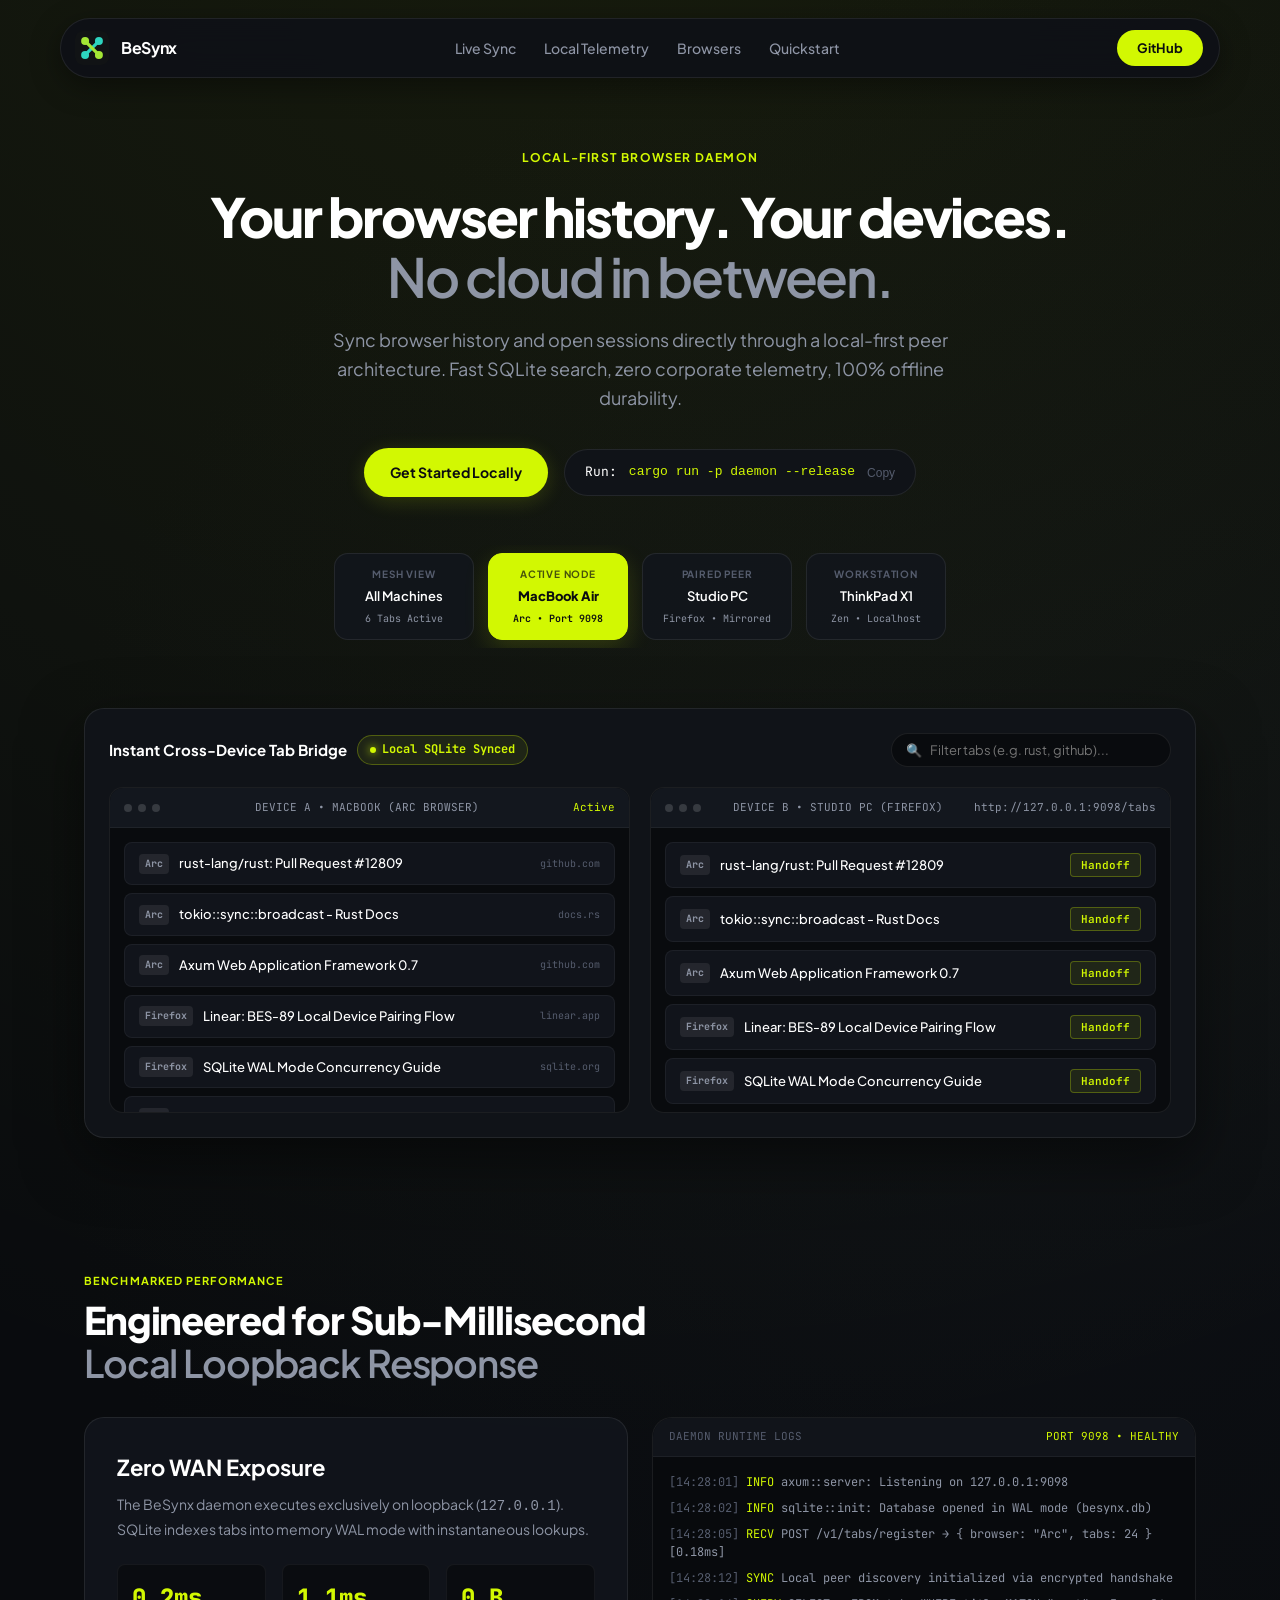
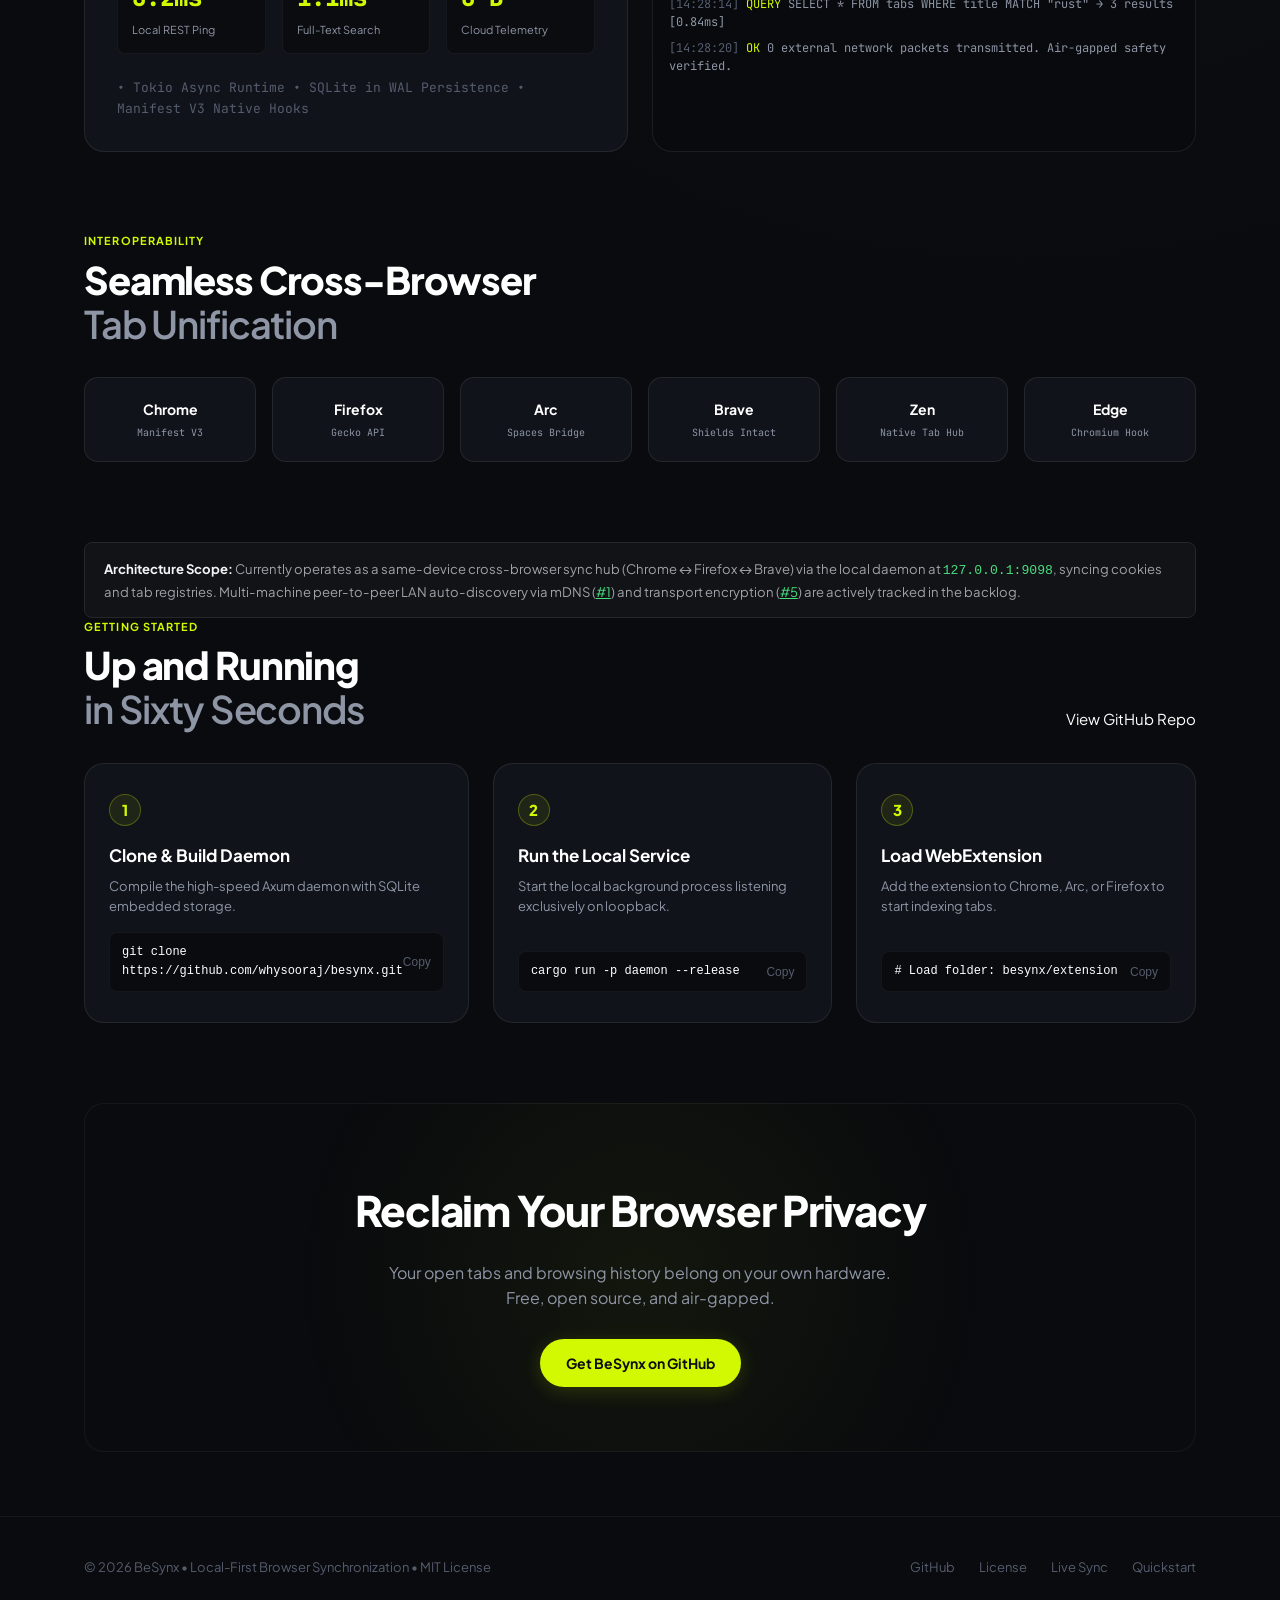
<file: site/index.html>
<!DOCTYPE html>
<html lang="en">
<head>
  <meta charset="UTF-8">
  <meta name="viewport" content="width=device-width, initial-scale=1.0, viewport-fit=cover">
  <title>BeSynx — Local-First Peer-to-Peer Browser Sync</title>
  <meta name="description" content="Sync browser history and active sessions across your devices through a local-first peer-to-peer architecture. Your data stays under your control. Zero cloud in between.">
  <link rel="icon" type="image/svg+xml" href="favicon.svg">
  <link rel="preconnect" href="https://fonts.googleapis.com">
  <link rel="preconnect" href="https://fonts.gstatic.com" crossorigin>
  <link href="https://fonts.googleapis.com/css2?family=Plus+Jakarta+Sans:wght@400;500;600;700;800&family=JetBrains+Mono:wght@400;500;600&display=swap" rel="stylesheet">
  <style>
    :root {
      --bg: #090b0e;
      --bg-surface: #101318;
      --bg-card: rgba(18, 22, 29, 0.85);
      --bg-card-hover: rgba(24, 30, 40, 0.95);
      --border: rgba(255, 255, 255, 0.08);
      --border-subtle: rgba(255, 255, 255, 0.05);
      --border-focus: #d2f802;
      
      --lime: #d2f802;
      --lime-hover: #bde000;
      --lime-glow: rgba(210, 248, 2, 0.16);
      --lime-subtle: rgba(210, 248, 2, 0.08);
      --lime-border: rgba(210, 248, 2, 0.28);
      
      --text: #ffffff;
      --text-muted: #8e95a5;
      --text-dim: #555c6d;
      
      --font-sans: 'Plus Jakarta Sans', -apple-system, BlinkMacSystemFont, 'Segoe UI', Roboto, sans-serif;
      --font-mono: 'JetBrains Mono', SFMono-Regular, Menlo, Monaco, Consolas, monospace;
      
      --max-w: 1160px;
      --radius-sm: 8px;
      --radius-md: 14px;
      --radius-lg: 20px;
      --radius-full: 9999px;
    }

    * {
      box-sizing: border-box;
      margin: 0;
      padding: 0;
    }

    html {
      background-color: var(--bg);
      color: var(--text);
      font-family: var(--font-sans);
      font-size: 15px;
      line-height: 1.6;
      -webkit-font-smoothing: antialiased;
      -moz-osx-font-smoothing: grayscale;
    }

    body {
      min-height: 100vh;
      display: flex;
      flex-direction: column;
      overflow-x: hidden;
      background: radial-gradient(circle at 50% -10%, rgba(210, 248, 2, 0.08) 0%, transparent 50%),
                  radial-gradient(circle at 80% 30%, rgba(20, 24, 32, 0.4) 0%, transparent 40%),
                  var(--bg);
    }

    a {
      color: inherit;
      text-decoration: none;
    }

    .container {
      width: 100%;
      max-width: var(--max-w);
      margin: 0 auto;
      padding: 0 24px;
    }

    /* -------------------------------------------------------------------------
       NAVBAR (Floating Pill Header)
       ------------------------------------------------------------------------- */
    header {
      position: sticky;
      top: 18px;
      z-index: 100;
      padding: 0 24px;
      margin-bottom: 24px;
    }

    .nav-pill {
      background: rgba(14, 17, 23, 0.88);
      backdrop-filter: blur(16px);
      border: 1px solid var(--border);
      border-radius: var(--radius-full);
      height: 60px;
      display: flex;
      align-items: center;
      justify-content: space-between;
      padding: 0 16px 0 14px;
      max-width: var(--max-w);
      margin: 0 auto;
      box-shadow: 0 8px 30px rgba(0, 0, 0, 0.4);
    }

    .brand {
      display: flex;
      align-items: center;
      gap: 12px;
      font-weight: 700;
      font-size: 16px;
      letter-spacing: -0.02em;
    }

    .brand-icon {
      width: 34px;
      height: 34px;
      border-radius: 8px;
      display: block;
    }

    .nav-links {
      display: flex;
      align-items: center;
      gap: 28px;
      font-size: 14px;
      font-weight: 500;
      color: var(--text-muted);
    }

    .nav-links a:hover {
      color: var(--text);
    }

    .nav-cta-btn {
      padding: 8px 20px;
      border-radius: var(--radius-full);
      background: var(--lime);
      color: #0b0d10 !important;
      font-size: 13px;
      font-weight: 700;
      transition: background 0.15s, transform 0.1s;
    }

    .nav-cta-btn:hover {
      background: var(--lime-hover);
      transform: translateY(-1px);
    }

    /* -------------------------------------------------------------------------
       HERO (Focused on genuine tab sync)
       ------------------------------------------------------------------------- */
    .hero {
      padding: 60px 0 54px;
      text-align: center;
    }

    .hero-eyebrow {
      display: inline-flex;
      align-items: center;
      gap: 8px;
      font-size: 12px;
      font-weight: 700;
      text-transform: uppercase;
      letter-spacing: 0.1em;
      color: var(--lime);
      margin-bottom: 20px;
    }

    .hero h1 {
      font-size: 54px;
      line-height: 1.1;
      font-weight: 800;
      letter-spacing: -0.04em;
      max-width: 860px;
      margin: 0 auto 20px;
      color: var(--text);
    }

    .hero h1 span {
      color: var(--text-muted);
      font-weight: 600;
    }

    .hero-desc {
      font-size: 18px;
      line-height: 1.6;
      color: var(--text-muted);
      max-width: 640px;
      margin: 0 auto 36px;
    }

    .hero-cta-group {
      display: flex;
      align-items: center;
      justify-content: center;
      gap: 16px;
      margin-bottom: 48px;
      flex-wrap: wrap;
    }

    .btn-lime {
      display: inline-flex;
      align-items: center;
      gap: 8px;
      padding: 13px 26px;
      border-radius: var(--radius-full);
      background: var(--lime);
      color: #0b0d10 !important;
      font-size: 14px;
      font-weight: 700;
      box-shadow: 0 4px 20px var(--lime-glow);
      transition: all 0.15s ease;
      cursor: pointer;
      border: none;
    }

    .btn-lime:hover {
      background: var(--lime-hover);
      transform: translateY(-2px);
    }

    .quick-command-pill {
      display: inline-flex;
      align-items: center;
      gap: 12px;
      padding: 12px 20px;
      background: var(--bg-surface);
      border: 1px solid var(--border);
      border-radius: var(--radius-full);
      font-family: var(--font-mono);
      font-size: 13px;
      color: var(--text);
    }

    .quick-command-pill code {
      color: var(--lime);
      font-weight: 500;
    }

    .copy-btn {
      background: transparent;
      border: none;
      color: var(--text-dim);
      cursor: pointer;
      font-size: 12px;
      transition: color 0.15s;
    }

    .copy-btn:hover {
      color: var(--text);
    }

    /* -------------------------------------------------------------------------
       DEVICE PAIRING CAROUSEL RIBBON
       ------------------------------------------------------------------------- */
    .device-ribbon-wrapper {
      max-width: 980px;
      margin: 0 auto 60px;
      width: 100%;
      overflow-x: auto;
      padding: 8px 4px;
    }

    .device-ribbon {
      display: flex;
      justify-content: center;
      align-items: center;
      gap: 14px;
      width: max-content;
      margin: 0 auto;
    }

    .device-chip {
      background: var(--bg-card);
      border: 1px solid var(--border);
      border-radius: var(--radius-md);
      padding: 12px 20px;
      display: flex;
      flex-direction: column;
      align-items: center;
      gap: 4px;
      min-width: 140px;
      cursor: pointer;
      transition: all 0.2s ease;
    }

    .device-chip:hover {
      border-color: rgba(255, 255, 255, 0.2);
    }

    .device-chip.active {
      background: var(--lime);
      border-color: var(--lime);
      box-shadow: 0 8px 24px var(--lime-glow);
    }

    .device-chip.active .chip-label {
      color: rgba(11, 13, 16, 0.7);
    }

    .device-chip.active .chip-name {
      color: #0b0d10;
      font-weight: 800;
    }

    .chip-label {
      font-size: 10px;
      font-weight: 700;
      text-transform: uppercase;
      letter-spacing: 0.08em;
      color: var(--text-dim);
    }

    .chip-name {
      font-size: 13px;
      font-weight: 600;
      color: var(--text);
    }

    .chip-status {
      font-family: var(--font-mono);
      font-size: 10px;
      color: var(--text-muted);
    }

    .device-chip.active .chip-status {
      color: #0b0d10;
      font-weight: 600;
    }

    /* -------------------------------------------------------------------------
       NEW: INTERACTIVE DUAL-DEVICE TAB SYNC DEMO (Replacing Mismatched Phones)
       ------------------------------------------------------------------------- */
    .sync-arena {
      background: var(--bg-surface);
      border: 1px solid var(--border);
      border-radius: var(--radius-lg);
      padding: 24px;
      margin-bottom: 80px;
      box-shadow: 0 20px 60px rgba(0, 0, 0, 0.5);
    }

    .arena-header {
      display: flex;
      justify-content: space-between;
      align-items: center;
      margin-bottom: 20px;
      flex-wrap: wrap;
      gap: 16px;
    }

    .arena-title {
      font-size: 15px;
      font-weight: 700;
      display: flex;
      align-items: center;
      gap: 10px;
    }

    .status-indicator {
      display: inline-flex;
      align-items: center;
      gap: 6px;
      font-family: var(--font-mono);
      font-size: 12px;
      color: var(--lime);
      background: var(--lime-subtle);
      border: 1px solid var(--lime-border);
      padding: 4px 12px;
      border-radius: var(--radius-full);
    }

    .status-dot {
      width: 6px;
      height: 6px;
      border-radius: 50%;
      background: var(--lime);
      box-shadow: 0 0 8px var(--lime);
    }

    .search-input-box {
      display: flex;
      align-items: center;
      gap: 8px;
      background: rgba(0, 0, 0, 0.4);
      border: 1px solid var(--border);
      border-radius: var(--radius-full);
      padding: 6px 14px;
      width: 280px;
    }

    .search-input-box input {
      background: transparent;
      border: none;
      color: var(--text);
      font-size: 13px;
      font-family: var(--font-sans);
      width: 100%;
    }

    .search-input-box input:focus {
      outline: none;
    }

    .arena-columns {
      display: grid;
      grid-template-columns: 1fr 1fr;
      gap: 20px;
    }

    .device-viewport {
      background: #090b0e;
      border: 1px solid var(--border);
      border-radius: var(--radius-md);
      overflow: hidden;
      display: flex;
      flex-direction: column;
      aspect-ratio: 16 / 10;
    }

    .viewport-topbar {
      height: 40px;
      background: #13171e;
      border-bottom: 1px solid var(--border-subtle);
      display: flex;
      align-items: center;
      justify-content: space-between;
      padding: 0 14px;
      font-family: var(--font-mono);
      font-size: 11px;
      color: var(--text-muted);
    }

    .viewport-dots {
      display: flex;
      gap: 6px;
    }

    .dot {
      width: 8px;
      height: 8px;
      border-radius: 50%;
      background: rgba(255, 255, 255, 0.15);
    }

    .viewport-body {
      flex: 1;
      padding: 14px;
      overflow-y: auto;
      display: flex;
      flex-direction: column;
      gap: 8px;
    }

    .tab-card {
      background: #11141b;
      border: 1px solid var(--border-subtle);
      border-radius: var(--radius-sm);
      padding: 10px 14px;
      display: flex;
      align-items: center;
      justify-content: space-between;
      font-size: 13px;
      transition: all 0.15s;
    }

    .tab-card:hover {
      border-color: rgba(255, 255, 255, 0.2);
      background: #151a24;
    }

    .tab-left {
      display: flex;
      align-items: center;
      gap: 10px;
      overflow: hidden;
    }

    .browser-tag {
      font-family: var(--font-mono);
      font-size: 10px;
      font-weight: 700;
      padding: 2px 6px;
      border-radius: 4px;
      background: rgba(255, 255, 255, 0.08);
      color: var(--text-muted);
    }

    .tab-url-title {
      white-space: nowrap;
      overflow: hidden;
      text-overflow: ellipsis;
      color: var(--text);
      font-weight: 500;
    }

    .btn-handoff {
      font-family: var(--font-mono);
      font-size: 11px;
      font-weight: 600;
      padding: 4px 10px;
      border-radius: 4px;
      background: var(--lime-subtle);
      border: 1px solid var(--lime-border);
      color: var(--lime);
      cursor: pointer;
      transition: all 0.15s;
    }

    .btn-handoff:hover {
      background: var(--lime);
      color: #0b0d10;
    }

    /* -------------------------------------------------------------------------
       TELEMETRY BENCHMARK CONSOLE (Replacing the Misaligned Gauge)
       ------------------------------------------------------------------------- */
    .section-eyebrow-left {
      font-size: 11px;
      font-weight: 700;
      text-transform: uppercase;
      letter-spacing: 0.1em;
      color: var(--lime);
      margin-bottom: 8px;
      text-align: left;
    }

    .section-header-row {
      display: flex;
      justify-content: space-between;
      align-items: flex-end;
      margin-bottom: 32px;
      flex-wrap: wrap;
      gap: 16px;
      text-align: left;
    }

    .section-title-large {
      font-size: 38px;
      font-weight: 800;
      letter-spacing: -0.03em;
      line-height: 1.15;
    }

    .section-title-large span {
      color: var(--text-muted);
      font-weight: 600;
    }

    .telemetry-grid {
      display: grid;
      grid-template-columns: 1fr 1fr;
      gap: 24px;
      margin-bottom: 80px;
    }

    .telemetry-summary-card {
      background: var(--bg-card);
      border: 1px solid var(--border);
      border-radius: var(--radius-lg);
      padding: 32px;
      text-align: left;
      display: flex;
      flex-direction: column;
      justify-content: space-between;
    }

    .stat-pill-row {
      display: grid;
      grid-template-columns: repeat(3, 1fr);
      gap: 16px;
      margin: 24px 0;
    }

    .stat-item {
      background: rgba(0, 0, 0, 0.35);
      border: 1px solid var(--border-subtle);
      border-radius: var(--radius-sm);
      padding: 14px;
    }

    .stat-metric {
      font-family: var(--font-mono);
      font-size: 24px;
      font-weight: 800;
      color: var(--lime);
    }

    .stat-label {
      font-size: 11px;
      color: var(--text-muted);
      margin-top: 4px;
    }

    /* Live Daemon Query Terminal Box */
    .terminal-box {
      background: #080a0d;
      border: 1px solid var(--border);
      border-radius: var(--radius-lg);
      overflow: hidden;
      font-family: var(--font-mono);
      font-size: 12px;
      display: flex;
      flex-direction: column;
      text-align: left;
    }

    .terminal-header {
      background: #11141a;
      border-bottom: 1px solid var(--border-subtle);
      padding: 10px 16px;
      display: flex;
      justify-content: space-between;
      color: var(--text-dim);
      font-size: 11px;
    }

    .terminal-log-content {
      padding: 16px;
      display: flex;
      flex-direction: column;
      gap: 8px;
      color: var(--text-muted);
      line-height: 1.5;
    }

    .log-lime { color: var(--lime); }
    .log-dim { color: var(--text-dim); }

    /* -------------------------------------------------------------------------
       BROWSER INTEROPERABILITY MATRIX
       ------------------------------------------------------------------------- */
    .browsers-strip {
      display: grid;
      grid-template-columns: repeat(6, 1fr);
      gap: 16px;
      margin-bottom: 80px;
    }

    .browser-card {
      background: var(--bg-card);
      border: 1px solid var(--border);
      border-radius: var(--radius-md);
      padding: 20px 16px;
      text-align: center;
      transition: all 0.15s;
    }

    .browser-card:hover {
      border-color: var(--lime);
      transform: translateY(-2px);
    }

    .browser-name {
      font-size: 14px;
      font-weight: 700;
      color: var(--text);
      margin-bottom: 4px;
    }

    .browser-api {
      font-family: var(--font-mono);
      font-size: 10px;
      color: var(--text-muted);
    }

    /* -------------------------------------------------------------------------
       CLEAN 3-STEP QUICKSTART
       ------------------------------------------------------------------------- */
    .quickstart-grid {
      display: grid;
      grid-template-columns: repeat(3, 1fr);
      gap: 24px;
      margin-bottom: 80px;
      text-align: left;
    }

    .step-card {
      background: var(--bg-card);
      border: 1px solid var(--border);
      border-radius: var(--radius-lg);
      padding: 30px 24px;
      display: flex;
      flex-direction: column;
      justify-content: space-between;
    }

    .step-number {
      width: 32px;
      height: 32px;
      border-radius: 50%;
      background: var(--lime-subtle);
      border: 1px solid var(--lime-border);
      color: var(--lime);
      font-weight: 800;
      display: flex;
      align-items: center;
      justify-content: center;
      margin-bottom: 16px;
    }

    .step-card h4 {
      font-size: 17px;
      font-weight: 700;
      margin-bottom: 8px;
    }

    .step-card p {
      font-size: 13px;
      color: var(--text-muted);
      margin-bottom: 16px;
      line-height: 1.5;
    }

    .step-code {
      background: #090b0e;
      border: 1px solid var(--border-subtle);
      border-radius: var(--radius-sm);
      padding: 10px 12px;
      font-family: var(--font-mono);
      font-size: 12px;
      color: var(--text);
      display: flex;
      justify-content: space-between;
      align-items: center;
    }

    /* -------------------------------------------------------------------------
       FINAL CTA & FOOTER
       ------------------------------------------------------------------------- */
    .cta-stage {
      text-align: center;
      padding: 72px 0 64px;
      background: radial-gradient(circle at center, rgba(210, 248, 2, 0.05) 0%, transparent 60%);
      border-radius: var(--radius-lg);
      border: 1px solid var(--border-subtle);
      margin-bottom: 64px;
    }

    .cta-stage h2 {
      font-size: 42px;
      font-weight: 800;
      letter-spacing: -0.03em;
      margin-bottom: 16px;
    }

    .cta-stage p {
      color: var(--text-muted);
      max-width: 540px;
      margin: 0 auto 28px;
      font-size: 16px;
    }

    footer {
      padding: 40px 0;
      border-top: 1px solid var(--border-subtle);
      font-size: 13px;
      color: var(--text-dim);
    }

    .footer-inner {
      display: flex;
      justify-content: space-between;
      align-items: center;
      flex-wrap: wrap;
      gap: 16px;
    }

    .footer-links {
      display: flex;
      gap: 24px;
    }

    .footer-links a:hover {
      color: var(--text);
    }

    /* -------------------------------------------------------------------------
       RESPONSIVE BREAKPOINTS (Desktop 16:9, Laptop 16:9, Tablet 4:3, Mobile 9:19.5)
       ------------------------------------------------------------------------- */
    @media (max-width: 960px) {
      .arena-columns, .telemetry-grid, .quickstart-grid {
        grid-template-columns: 1fr;
      }
      .browsers-strip {
        grid-template-columns: repeat(3, 1fr);
      }
      .device-viewport {
        aspect-ratio: auto;
        min-height: 260px;
      }
      .hero h1 {
        font-size: 38px;
      }
    }

    @media (max-width: 768px) {
      .nav-links {
        display: none;
      }
      .hero h1 {
        font-size: 30px;
      }
      .hero-cta-group {
        flex-direction: column;
        align-items: stretch;
      }
      .quick-command-pill {
        flex-direction: column;
        align-items: flex-start;
        border-radius: var(--radius-md);
      }
      .quick-command-pill code {
        word-break: break-all;
      }
      .stat-pill-row {
        grid-template-columns: 1fr;
      }
      .browsers-strip {
        grid-template-columns: repeat(2, 1fr);
      }
      .step-code {
        flex-direction: column;
        align-items: flex-start;
        gap: 6px;
      }
      .step-code code {
        word-break: break-all;
      }
    }
  </style>
</head>
<body>

  <!-- Floating Nav Pill -->
  <header>
    <div class="nav-pill">
      <div class="brand">
        <img src="favicon.svg" alt="BeSynx Logo" class="brand-icon">
        <span>BeSynx</span>
      </div>

      <nav class="nav-links">
        <a href="#sync-arena">Live Sync</a>
        <a href="#telemetry">Local Telemetry</a>
        <a href="#compatibility">Browsers</a>
        <a href="#quickstart">Quickstart</a>
      </nav>

      <a href="https://github.com/whysooraj/besynx" target="_blank" rel="noopener" class="nav-cta-btn">
        GitHub
      </a>
    </div>
  </header>

  <!-- Hero Section -->
  <section class="hero">
    <div class="container">
      <div class="hero-eyebrow">
        <span>Local-First Browser Daemon</span>
      </div>

      <h1>Your browser history. Your devices.<br><span>No cloud in between.</span></h1>
      <p class="hero-desc">
        Sync browser history and open sessions directly through a local-first peer architecture. Fast SQLite search, zero corporate telemetry, 100% offline durability.
      </p>

      <div class="hero-cta-group">
        <a href="#quickstart" class="btn-lime">
          Get Started Locally
        </a>
        <div class="quick-command-pill">
          <span>Run:</span>
          <code>cargo run -p daemon --release</code>
          <button class="copy-btn" onclick="navigator.clipboard.writeText('cargo run -p daemon --release'); this.innerText='Copied!'; setTimeout(()=>this.innerText='Copy', 2000);">Copy</button>
        </div>
      </div>

      <!-- Device Ribbon Carousel -->
      <div class="device-ribbon-wrapper">
        <div class="device-ribbon">
          <div class="device-chip" onclick="switchDeviceTab('all', this)">
            <span class="chip-label">Mesh View</span>
            <span class="chip-name">All Machines</span>
            <span class="chip-status">6 Tabs Active</span>
          </div>

          <div class="device-chip active" onclick="switchDeviceTab('macbook', this)">
            <span class="chip-label">Active Node</span>
            <span class="chip-name">MacBook Air</span>
            <span class="chip-status">Arc &bull; Port 9098</span>
          </div>

          <div class="device-chip" onclick="switchDeviceTab('studio', this)">
            <span class="chip-label">Paired Peer</span>
            <span class="chip-name">Studio PC</span>
            <span class="chip-status">Firefox &bull; Mirrored</span>
          </div>

          <div class="device-chip" onclick="switchDeviceTab('thinkpad', this)">
            <span class="chip-label">Workstation</span>
            <span class="chip-name">ThinkPad X1</span>
            <span class="chip-status">Zen &bull; Localhost</span>
          </div>
        </div>
      </div>

      <!-- NEW: Authentic Two-Device Sync Arena (Replacing mismatched phones) -->
      <div class="sync-arena" id="sync-arena">
        <div class="arena-header">
          <div class="arena-title">
            <span>Instant Cross-Device Tab Bridge</span>
            <div class="status-indicator">
              <span class="status-dot"></span>
              Local SQLite Synced
            </div>
          </div>

          <div class="search-input-box">
            <span style="color: var(--text-dim); font-size: 13px;">&#128269;</span>
            <input type="text" id="tabSearchInput" placeholder="Filter tabs (e.g. rust, github)..." oninput="filterTabs()">
          </div>
        </div>

        <div class="arena-columns">
          <!-- Device 1: Source Workstation (MacBook / Arc) -->
          <div class="device-viewport">
            <div class="viewport-topbar">
              <div class="viewport-dots">
                <div class="dot"></div><div class="dot"></div><div class="dot"></div>
              </div>
              <span>DEVICE A &bull; MACBOOK (ARC BROWSER)</span>
              <span style="color: var(--lime);">Active</span>
            </div>
            <div class="viewport-body" id="leftTabList">
              <!-- Rendered via JavaScript -->
            </div>
          </div>

          <!-- Device 2: Target Workstation (Studio PC / Firefox) -->
          <div class="device-viewport">
            <div class="viewport-topbar">
              <div class="viewport-dots">
                <div class="dot"></div><div class="dot"></div><div class="dot"></div>
              </div>
              <span>DEVICE B &bull; STUDIO PC (FIREFOX)</span>
              <span style="color: var(--text-muted);">http://127.0.0.1:9098/tabs</span>
            </div>
            <div class="viewport-body" id="rightTabList">
              <!-- Rendered via JavaScript -->
            </div>
          </div>
        </div>
      </div>
    </div>
  </section>

  <!-- Local Telemetry & SQLite Performance (Replacing Misaligned Gauge) -->
  <section class="container" id="telemetry">
    <div class="section-eyebrow-left">Benchmarked Performance</div>
    <div class="section-header-row">
      <h2 class="section-title-large">Engineered for Sub-Millisecond<br><span>Local Loopback Response</span></h2>
    </div>

    <div class="telemetry-grid">
      <!-- Summary Card with Metrics -->
      <div class="telemetry-summary-card">
        <div>
          <h3 style="font-size: 22px; font-weight: 700; margin-bottom: 8px;">Zero WAN Exposure</h3>
          <p style="font-size: 14px; color: var(--text-muted);">
            The BeSynx daemon executes exclusively on loopback (<code>127.0.0.1</code>). SQLite indexes tabs into memory WAL mode with instantaneous lookups.
          </p>
        </div>

        <div class="stat-pill-row">
          <div class="stat-item">
            <div class="stat-metric">0.2ms</div>
            <div class="stat-label">Local REST Ping</div>
          </div>
          <div class="stat-item">
            <div class="stat-metric">1.1ms</div>
            <div class="stat-label">Full-Text Search</div>
          </div>
          <div class="stat-item">
            <div class="stat-metric">0 B</div>
            <div class="stat-label">Cloud Telemetry</div>
          </div>
        </div>

        <div style="font-size: 13px; color: var(--text-dim); font-family: var(--font-mono);">
          &bull; Tokio Async Runtime &bull; SQLite in WAL Persistence &bull; Manifest V3 Native Hooks
        </div>
      </div>

      <!-- Live Log Terminal Box -->
      <div class="terminal-box">
        <div class="terminal-header">
          <span>DAEMON RUNTIME LOGS</span>
          <span class="log-lime">PORT 9098 &bull; HEALTHY</span>
        </div>
        <div class="terminal-log-content">
          <div><span class="log-dim">[14:28:01]</span> <span class="log-lime">INFO</span> axum::server: Listening on 127.0.0.1:9098</div>
          <div><span class="log-dim">[14:28:02]</span> <span class="log-lime">INFO</span> sqlite::init: Database opened in WAL mode (besynx.db)</div>
          <div><span class="log-dim">[14:28:05]</span> <span class="log-lime">RECV</span> POST /v1/tabs/register &rarr; { browser: "Arc", tabs: 24 } [0.18ms]</div>
          <div><span class="log-dim">[14:28:12]</span> <span class="log-lime">SYNC</span> Local peer discovery initialized via encrypted handshake</div>
          <div><span class="log-dim">[14:28:14]</span> <span class="log-lime">QUERY</span> SELECT * FROM tabs WHERE title MATCH "rust" &rarr; 3 results [0.84ms]</div>
          <div><span class="log-dim">[14:28:20]</span> <span class="log-lime">OK</span> 0 external network packets transmitted. Air-gapped safety verified.</div>
        </div>
      </div>
    </div>
  </section>

  <!-- Browser Compatibility Grid -->
  <section class="container" id="compatibility">
    <div class="section-eyebrow-left">Interoperability</div>
    <div class="section-header-row">
      <h2 class="section-title-large">Seamless Cross-Browser<br><span>Tab Unification</span></h2>
    </div>

    <div class="browsers-strip">
      <div class="browser-card">
        <div class="browser-name">Chrome</div>
        <div class="browser-api">Manifest V3</div>
      </div>
      <div class="browser-card">
        <div class="browser-name">Firefox</div>
        <div class="browser-api">Gecko API</div>
      </div>
      <div class="browser-card">
        <div class="browser-name">Arc</div>
        <div class="browser-api">Spaces Bridge</div>
      </div>
      <div class="browser-card">
        <div class="browser-name">Brave</div>
        <div class="browser-api">Shields Intact</div>
      </div>
      <div class="browser-card">
        <div class="browser-name">Zen</div>
        <div class="browser-api">Native Tab Hub</div>
      </div>
      <div class="browser-card">
        <div class="browser-name">Edge</div>
        <div class="browser-api">Chromium Hook</div>
      </div>
    </div>

    <div style="margin-top: 1.5rem; padding: 1rem 1.25rem; background: rgba(255,255,255,0.03); border: 1px solid #27272a; border-radius: 8px; font-size: 0.875rem; color: #a1a1aa; line-height: 1.6;">
      <strong style="color: #f4f4f5;">Architecture Scope:</strong> Currently operates as a same-device cross-browser sync hub (Chrome &harr; Firefox &harr; Brave) via the local daemon at <code style="color: #4ade80; font-family: monospace;">127.0.0.1:9098</code>, syncing cookies and tab registries. Multi-machine peer-to-peer LAN auto-discovery via mDNS (<a href="https://github.com/whysooraj/besynx/issues/1" target="_blank" rel="noopener" style="color: #4ade80; text-decoration: underline;">#1</a>) and transport encryption (<a href="https://github.com/whysooraj/besynx/issues/5" target="_blank" rel="noopener" style="color: #4ade80; text-decoration: underline;">#5</a>) are actively tracked in the backlog.
    </div>
  </section>

  <!-- 3-Step Quickstart (Clean Setup, No Fake Pricing) -->
  <section class="container" id="quickstart">
    <div class="section-eyebrow-left">Getting Started</div>
    <div class="section-header-row">
      <h2 class="section-title-large">Up and Running<br><span>in Sixty Seconds</span></h2>
      <a href="https://github.com/whysooraj/besynx" target="_blank" rel="noopener" class="btn-see-more">View GitHub Repo</a>
    </div>

    <div class="quickstart-grid">
      <div class="step-card">
        <div>
          <div class="step-number">1</div>
          <h4>Clone &amp; Build Daemon</h4>
          <p>Compile the high-speed Axum daemon with SQLite embedded storage.</p>
        </div>
        <div class="step-code">
          <code>git clone https://github.com/whysooraj/besynx.git</code>
          <button class="copy-btn" onclick="navigator.clipboard.writeText('git clone https://github.com/whysooraj/besynx.git'); this.innerText='Copied!'; setTimeout(()=>this.innerText='Copy', 2000);">Copy</button>
        </div>
      </div>

      <div class="step-card">
        <div>
          <div class="step-number">2</div>
          <h4>Run the Local Service</h4>
          <p>Start the local background process listening exclusively on loopback.</p>
        </div>
        <div class="step-code">
          <code>cargo run -p daemon --release</code>
          <button class="copy-btn" onclick="navigator.clipboard.writeText('cargo run -p daemon --release'); this.innerText='Copied!'; setTimeout(()=>this.innerText='Copy', 2000);">Copy</button>
        </div>
      </div>

      <div class="step-card">
        <div>
          <div class="step-number">3</div>
          <h4>Load WebExtension</h4>
          <p>Add the extension to Chrome, Arc, or Firefox to start indexing tabs.</p>
        </div>
        <div class="step-code">
          <code># Load folder: besynx/extension</code>
          <button class="copy-btn" onclick="navigator.clipboard.writeText('besynx/extension'); this.innerText='Copied!'; setTimeout(()=>this.innerText='Copy', 2000);">Copy</button>
        </div>
      </div>
    </div>
  </section>

  <!-- Final Call to Action -->
  <section class="container">
    <div class="cta-stage">
      <h2>Reclaim Your Browser Privacy</h2>
      <p>Your open tabs and browsing history belong on your own hardware. Free, open source, and air-gapped.</p>
      <a href="https://github.com/whysooraj/besynx" target="_blank" rel="noopener" class="btn-lime">
        Get BeSynx on GitHub
      </a>
    </div>
  </section>

  <!-- Footer -->
  <footer>
    <div class="container footer-inner">
      <div>&copy; 2026 BeSynx &bull; Local-First Browser Synchronization &bull; MIT License</div>
      <div class="footer-links">
        <a href="https://github.com/whysooraj/besynx" target="_blank" rel="noopener">GitHub</a>
        <a href="https://github.com/whysooraj/besynx/blob/main/LICENSE" target="_blank" rel="noopener">License</a>
        <a href="#sync-arena">Live Sync</a>
        <a href="#quickstart">Quickstart</a>
      </div>
    </div>
  </footer>

  <script>
    // -------------------------------------------------------------------------
    // REAL CROSS-DEVICE TAB SYNC DATA & INTERACTION
    // -------------------------------------------------------------------------
    const tabsData = [
      { id: 1, title: 'rust-lang/rust: Pull Request #12809', browser: 'Arc', host: 'github.com', device: 'macbook', active: true },
      { id: 2, title: 'tokio::sync::broadcast - Rust Docs', browser: 'Arc', host: 'docs.rs', device: 'macbook', active: false },
      { id: 3, title: 'Axum Web Application Framework 0.7', browser: 'Arc', host: 'github.com', device: 'macbook', active: false },
      { id: 4, title: 'Linear: BES-89 Local Device Pairing Flow', browser: 'Firefox', host: 'linear.app', device: 'studio', active: true },
      { id: 5, title: 'SQLite WAL Mode Concurrency Guide', browser: 'Firefox', host: 'sqlite.org', device: 'studio', active: false },
      { id: 6, title: 'W3C Manifest V3 Extension Specification', browser: 'Zen', host: 'developer.mozilla.org', device: 'thinkpad', active: false }
    ];

    let currentDeviceFilter = 'all';

    function renderTabs(filterText = '') {
      const left = document.getElementById('leftTabList');
      const right = document.getElementById('rightTabList');
      left.innerHTML = '';
      right.innerHTML = '';

      const query = filterText.toLowerCase();

      const matched = tabsData.filter(t => {
        const matchesDevice = currentDeviceFilter === 'all' || t.device === currentDeviceFilter;
        const matchesQuery = t.title.toLowerCase().includes(query) || t.host.toLowerCase().includes(query);
        return matchesDevice && matchesQuery;
      });

      matched.forEach(t => {
        // Left Column: Source Machine
        const cardL = document.createElement('div');
        cardL.className = 'tab-card';
        cardL.innerHTML = `
          <div class="tab-left">
            <span class="browser-tag">${t.browser}</span>
            <span class="tab-url-title">${t.title}</span>
          </div>
          <span style="font-family: var(--font-mono); font-size: 10px; color: var(--text-dim);">${t.host}</span>
        `;
        left.appendChild(cardL);

        // Right Column: Mirrored Peer Machine with Handoff Button
        const cardR = document.createElement('div');
        cardR.className = 'tab-card';
        cardR.innerHTML = `
          <div class="tab-left">
            <span class="browser-tag">${t.browser}</span>
            <span class="tab-url-title">${t.title}</span>
          </div>
          <button class="btn-handoff" onclick="triggerHandoff(this, '${t.title}')">Handoff</button>
        `;
        right.appendChild(cardR);
      });

      if (matched.length === 0) {
        left.innerHTML = '<div style="color: var(--text-dim); padding: 16px; font-family: var(--font-mono); font-size: 12px;">No matching tabs in SQLite memory.</div>';
        right.innerHTML = '<div style="color: var(--text-dim); padding: 16px; font-family: var(--font-mono); font-size: 12px;">No active mirrored streams.</div>';
      }
    }

    function filterTabs() {
      const val = document.getElementById('tabSearchInput').value;
      renderTabs(val);
    }

    function switchDeviceTab(dev, el) {
      document.querySelectorAll('.device-chip').forEach(c => c.classList.remove('active'));
      el.classList.add('active');
      currentDeviceFilter = dev;
      renderTabs(document.getElementById('tabSearchInput').value);
    }

    function triggerHandoff(btn, title) {
      btn.innerText = 'Opened ✓';
      btn.style.background = '#d2f802';
      btn.style.color = '#0b0d10';
      setTimeout(() => {
        btn.innerText = 'Handoff';
        btn.style.background = '';
        btn.style.color = '';
      }, 2000);
    }

    renderTabs();
  </script>
</body>
</html>
</file>
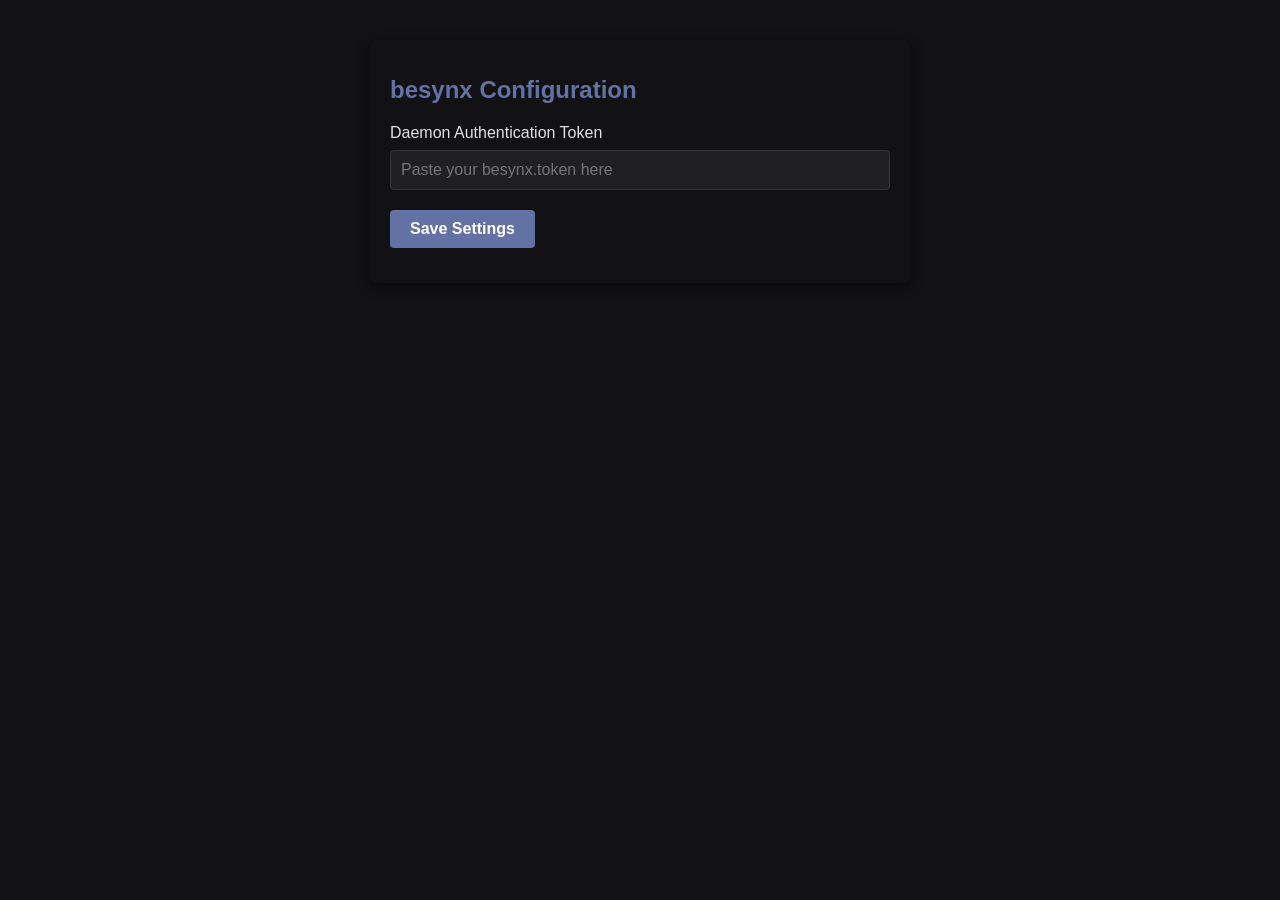
<file: extension/options.html>
<!DOCTYPE html>
<html>
<head>
  <meta charset="utf-8">
  <title>besynx Options</title>
  <style>
    body {
      font-family: -apple-system, BlinkMacSystemFont, "Segoe UI", Roboto, Helvetica, Arial, sans-serif;
      background: #121214;
      color: #e1e1e6;
      max-width: 500px;
      margin: 40px auto;
      padding: 20px;
      border-radius: 8px;
      box-shadow: 0 4px 12px rgba(0,0,0,0.5);
    }
    h1 {
      font-size: 24px;
      margin-bottom: 20px;
      color: #6272a4;
    }
    label {
      display: block;
      margin-bottom: 8px;
      font-weight: 500;
    }
    input[type="text"] {
      width: 100%;
      padding: 10px;
      background: #202024;
      border: 1px solid #323238;
      border-radius: 4px;
      color: #fff;
      font-size: 16px;
      box-sizing: border-box;
      margin-bottom: 20px;
    }
    input[type="text"]:focus {
      border-color: #6272a4;
      outline: none;
    }
    button {
      background: #6272a4;
      color: #fff;
      border: none;
      padding: 10px 20px;
      font-size: 16px;
      border-radius: 4px;
      cursor: pointer;
      font-weight: 600;
      transition: background 0.2s;
    }
    button:hover {
      background: #50fa7b;
      color: #000;
    }
    .status {
      margin-top: 15px;
      font-size: 14px;
      color: #50fa7b;
    }
  </style>
</head>
<body>
  <h1>besynx Configuration</h1>
  <label for="token">Daemon Authentication Token</label>
  <input type="text" id="token" placeholder="Paste your besynx.token here">
  <button id="save">Save Settings</button>
  <div class="status" id="status"></div>
  <script src="options.js"></script>
</body>
</html>
</file>
